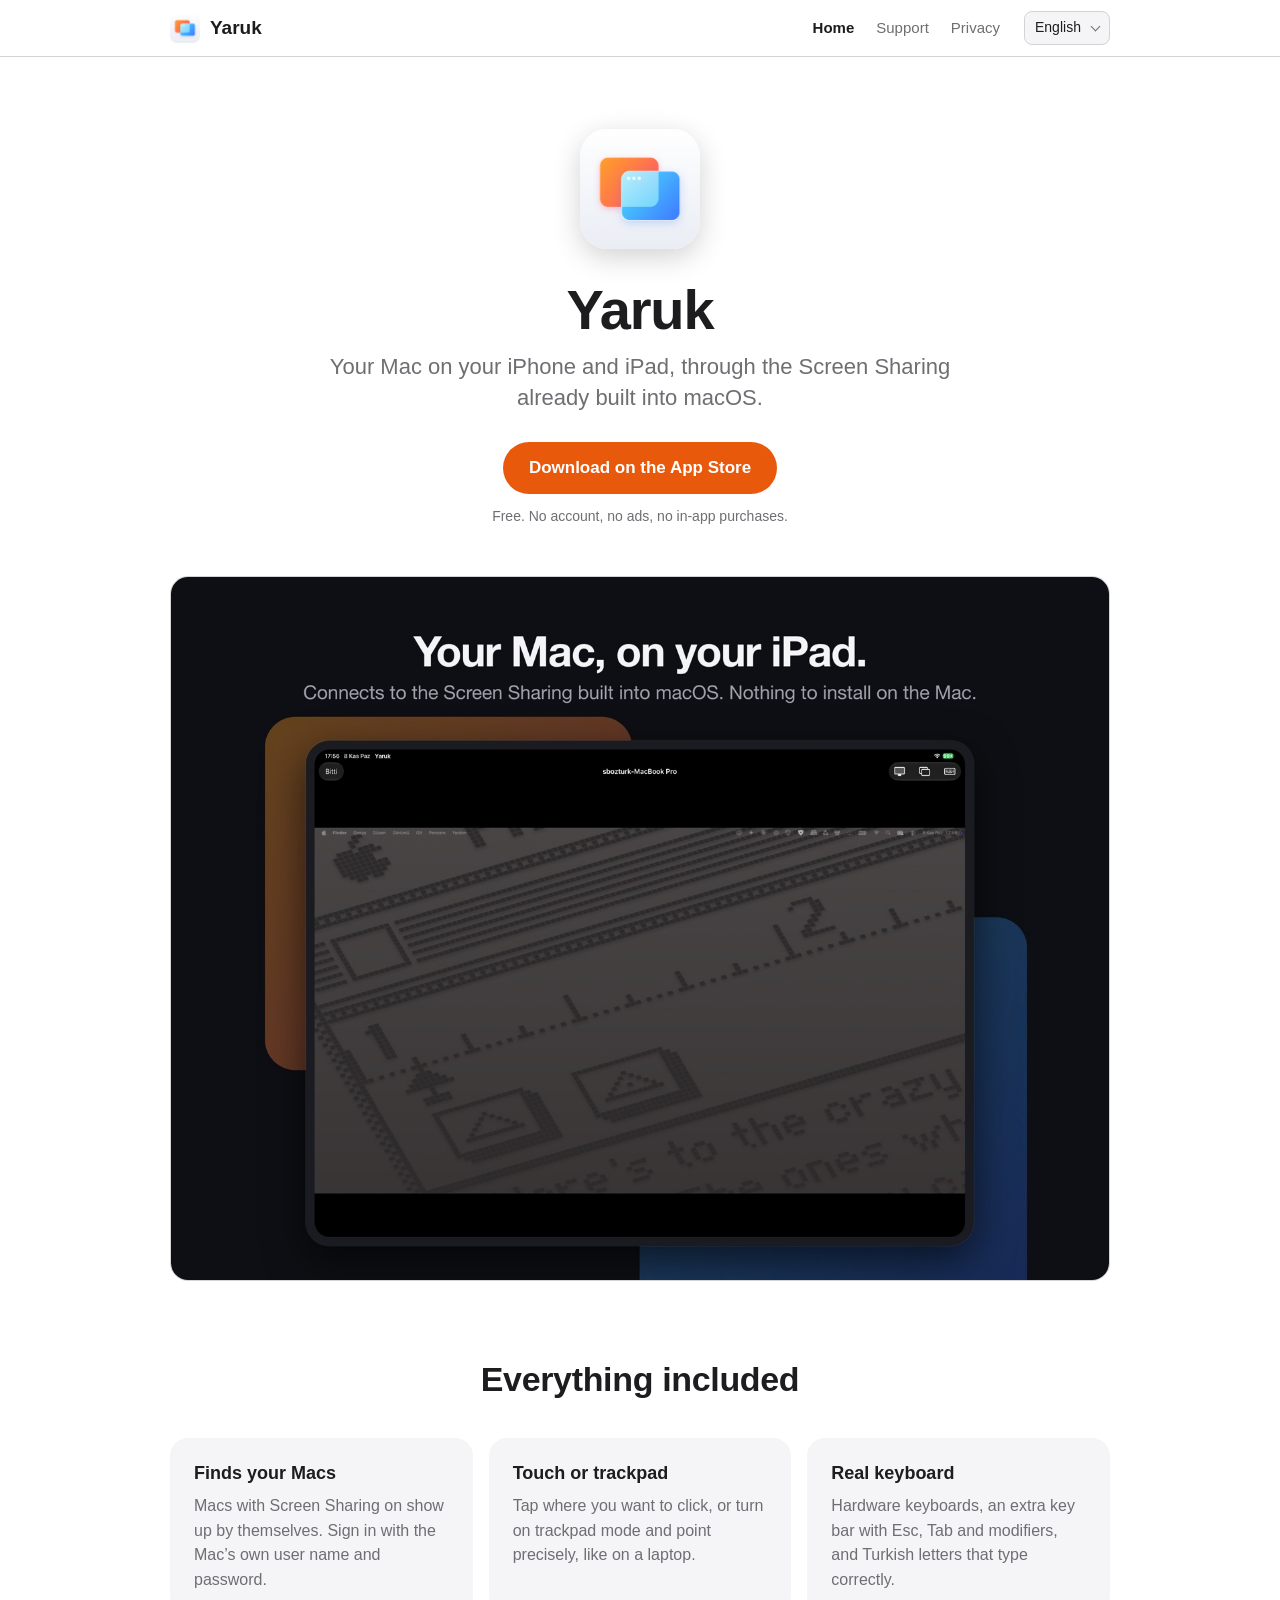
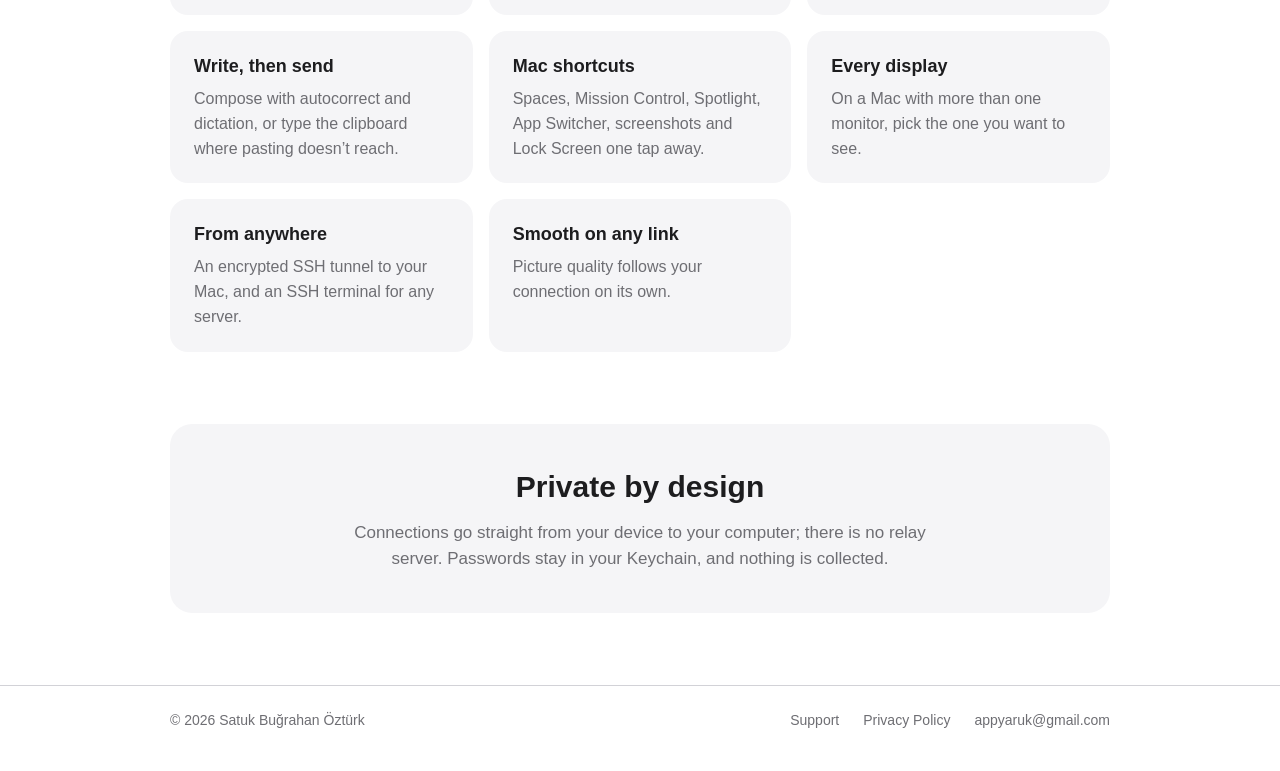
<file: yaruk/index.html>
<!doctype html>
<html lang="en" data-title-tr="Yaruk: iPhone ve iPad için Ekran Paylaşma">
<head>
<meta charset="utf-8">
<meta name="viewport" content="width=device-width, initial-scale=1">
<title>Yaruk: Screen Sharing for iPhone and iPad</title>
<meta name="description" content="Control your Mac from iPhone and iPad with the Screen Sharing built into macOS. Free, private, nothing to install on the Mac.">
<meta name="apple-itunes-app" content="app-id=6831598272">
<link rel="icon" href="img/icon.png">
<link rel="stylesheet" href="site.css?v=3">
<style>html[data-lang="en"] [data-l="tr"], html[data-lang="tr"] [data-l="en"] { display: none !important; }</style>
<script>
(function () {
  var l, h = location.hash.slice(1);
  try { l = localStorage.getItem("lang"); } catch (e) {}
  if (h === "en" || h === "tr") l = h;
  if (l !== "en" && l !== "tr") l = /^tr/i.test(navigator.language || "") ? "tr" : "en";
  document.documentElement.setAttribute("data-lang", l);
  document.documentElement.lang = l;
})();
</script>
</head>
<body>
<header class="site-header">
<div class="wrap">
<a class="brand" href="index.html"><img src="img/icon.png" alt=""><span>Yaruk</span></a>
<nav class="menu">
<a href="index.html" aria-current="page"><span data-l="en">Home</span><span data-l="tr" lang="tr">Ana Sayfa</span></a>
<a href="support.html"><span data-l="en">Support</span><span data-l="tr" lang="tr">Destek</span></a>
<a href="privacy.html"><span data-l="en">Privacy</span><span data-l="tr" lang="tr">Gizlilik</span></a>
</nav>
<label class="lang">
<select aria-label="Language / Dil">
<option value="en">English</option>
<option value="tr">Türkçe</option>
</select>
</label>
</div>
</header>

<main class="home">
<div class="wrap">
<section class="hero">
<img class="icon" src="img/icon.png" alt="">
<h1>Yaruk</h1>
<p><span data-l="en">Your Mac on your iPhone and iPad, through the Screen Sharing already built into macOS.</span><span data-l="tr" lang="tr">Mac’iniz iPhone ve iPad’inizde; macOS’un kendi Ekran Paylaşma özelliğiyle.</span></p>
<a class="button" data-l="en" href="https://apps.apple.com/app/id6831598272">Download on the App Store</a>
<a class="button" data-l="tr" lang="tr" href="https://apps.apple.com/tr/app/id6831598272">App Store’dan İndirin</a>
<span class="note"><span data-l="en">Free. No account, no ads, no in-app purchases.</span><span data-l="tr" lang="tr">Ücretsiz. Hesap yok, reklam yok, uygulama içi satın alma yok.</span></span>
</section>
<img class="shot" data-l="en" src="img/ipad-en.jpg" alt="Yaruk showing a Mac desktop on an iPad">
<img class="shot" data-l="tr" src="img/ipad-tr.jpg" alt="iPad’de Mac masaüstünü gösteren Yaruk">
<h2 class="section-title"><span data-l="en">Everything included</span><span data-l="tr" lang="tr">Her şey dahil</span></h2>
<div class="features" data-l="en">
<div class="feature"><h3>Finds your Macs</h3><p>Macs with Screen Sharing on show up by themselves. Sign in with the Mac’s own user name and password.</p></div>
<div class="feature"><h3>Touch or trackpad</h3><p>Tap where you want to click, or turn on trackpad mode and point precisely, like on a laptop.</p></div>
<div class="feature"><h3>Real keyboard</h3><p>Hardware keyboards, an extra key bar with Esc, Tab and modifiers, and Turkish letters that type correctly.</p></div>
<div class="feature"><h3>Write, then send</h3><p>Compose with autocorrect and dictation, or type the clipboard where pasting doesn’t reach.</p></div>
<div class="feature"><h3>Mac shortcuts</h3><p>Spaces, Mission Control, Spotlight, App Switcher, screenshots and Lock Screen one tap away.</p></div>
<div class="feature"><h3>Every display</h3><p>On a Mac with more than one monitor, pick the one you want to see.</p></div>
<div class="feature"><h3>From anywhere</h3><p>An encrypted SSH tunnel to your Mac, and an SSH terminal for any server.</p></div>
<div class="feature"><h3>Smooth on any link</h3><p>Picture quality follows your connection on its own.</p></div>
</div>
<div class="features" data-l="tr" lang="tr">
<div class="feature"><h3>Mac’lerinizi bulur</h3><p>Ekran Paylaşma açık Mac’ler kendiliğinden görünür. Mac’in kendi kullanıcı adı ve parolasıyla girersiniz.</p></div>
<div class="feature"><h3>Dokunmatik ya da trackpad</h3><p>Tıklamak istediğiniz yere dokunun ya da trackpad modunu açıp dizüstündeki gibi hassasça yönetin.</p></div>
<div class="feature"><h3>Gerçek klavye</h3><p>Donanım klavyesi, Esc, Tab ve değiştirici tuşlu ek tuş çubuğu; Türkçe karakterler doğru yazılır.</p></div>
<div class="feature"><h3>Yaz, sonra gönder</h3><p>Otomatik düzeltme ve sesle yazmayla yazın ya da panoyu yapıştırmanın çalışmadığı yere yazdırın.</p></div>
<div class="feature"><h3>Mac kısayolları</h3><p>Masaüstleri, Görev Denetimi, Spotlight, uygulama değiştirme, ekran görüntüsü ve ekran kilidi tek dokunuşta.</p></div>
<div class="feature"><h3>Her ekran</h3><p>Birden fazla monitörü olan Mac’te görmek istediğiniz ekranı seçin.</p></div>
<div class="feature"><h3>Her yerden</h3><p>Mac’inize şifreli SSH tüneli, her sunucu için SSH terminali.</p></div>
<div class="feature"><h3>Her bağlantıda akıcı</h3><p>Görüntü kalitesi bağlantınıza göre kendiliğinden ayarlanır.</p></div>
</div>
<section class="privacy-band">
<h2><span data-l="en">Private by design</span><span data-l="tr" lang="tr">Gizlilik öncelikli</span></h2>
<p><span data-l="en">Connections go straight from your device to your computer; there is no relay server. Passwords stay in your Keychain, and nothing is collected.</span><span data-l="tr" lang="tr">Bağlantılar doğrudan aygıtınızdan bilgisayarınıza gider; aracı sunucu yoktur. Parolalar Anahtar Zinciri’nde kalır, hiçbir veri toplanmaz.</span></p>
</section>
</div>
</main>

<footer class="site-footer">
<div class="wrap">
<span class="copy">© 2026 Satuk Buğrahan Öztürk</span>
<a href="support.html"><span data-l="en">Support</span><span data-l="tr" lang="tr">Destek</span></a>
<a href="privacy.html"><span data-l="en">Privacy Policy</span><span data-l="tr" lang="tr">Gizlilik Politikası</span></a>
<a href="mailto:appyaruk@gmail.com">appyaruk@gmail.com</a>
</div>
</footer>
<script>
(function () {
  var root = document.documentElement, select = document.querySelector(".lang select"),
      titles = { en: document.title, tr: root.getAttribute("data-title-tr") };
  function set(l) {
    root.setAttribute("data-lang", l);
    root.lang = l;
    document.title = titles[l];
    select.value = l;
    try { localStorage.setItem("lang", l); } catch (e) {}
  }
  select.addEventListener("change", function () { set(select.value); });
  set(root.getAttribute("data-lang"));
})();
</script>
</body>
</html>
</file>
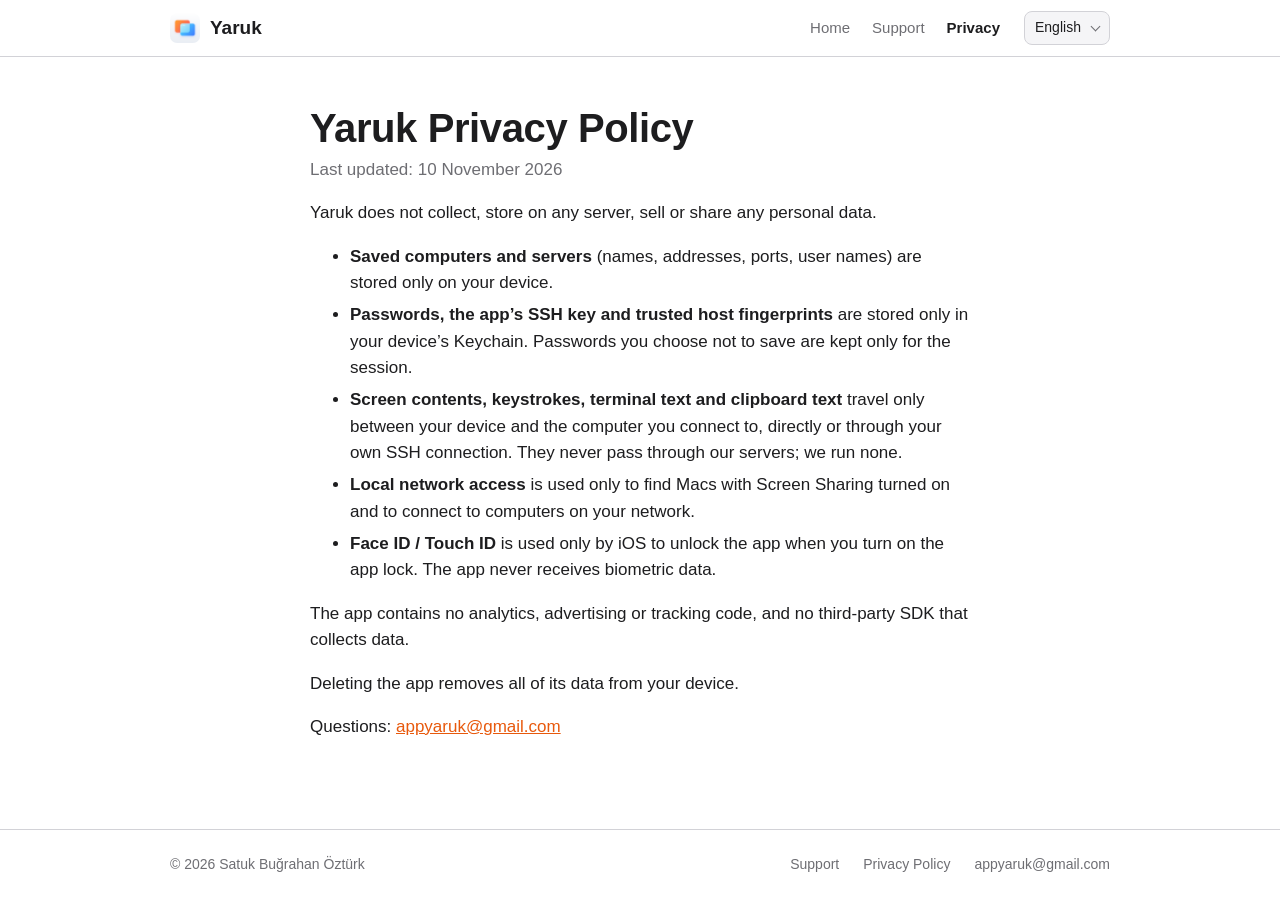
<file: farpane/privacy.html>
<!doctype html>
<html lang="en">
<head>
<meta charset="utf-8">
<title>Yaruk</title>
<link rel="canonical" href="https://sbozturk.com/yaruk/privacy.html">
<meta http-equiv="refresh" content="0; url=../yaruk/privacy.html">
<script>location.replace("../yaruk/privacy.html" + location.hash)</script>
</head>
<body><p>Farpane is now Yaruk: <a href="../yaruk/privacy.html">sbozturk.com/yaruk/privacy.html</a></p></body>
</html>
</file>
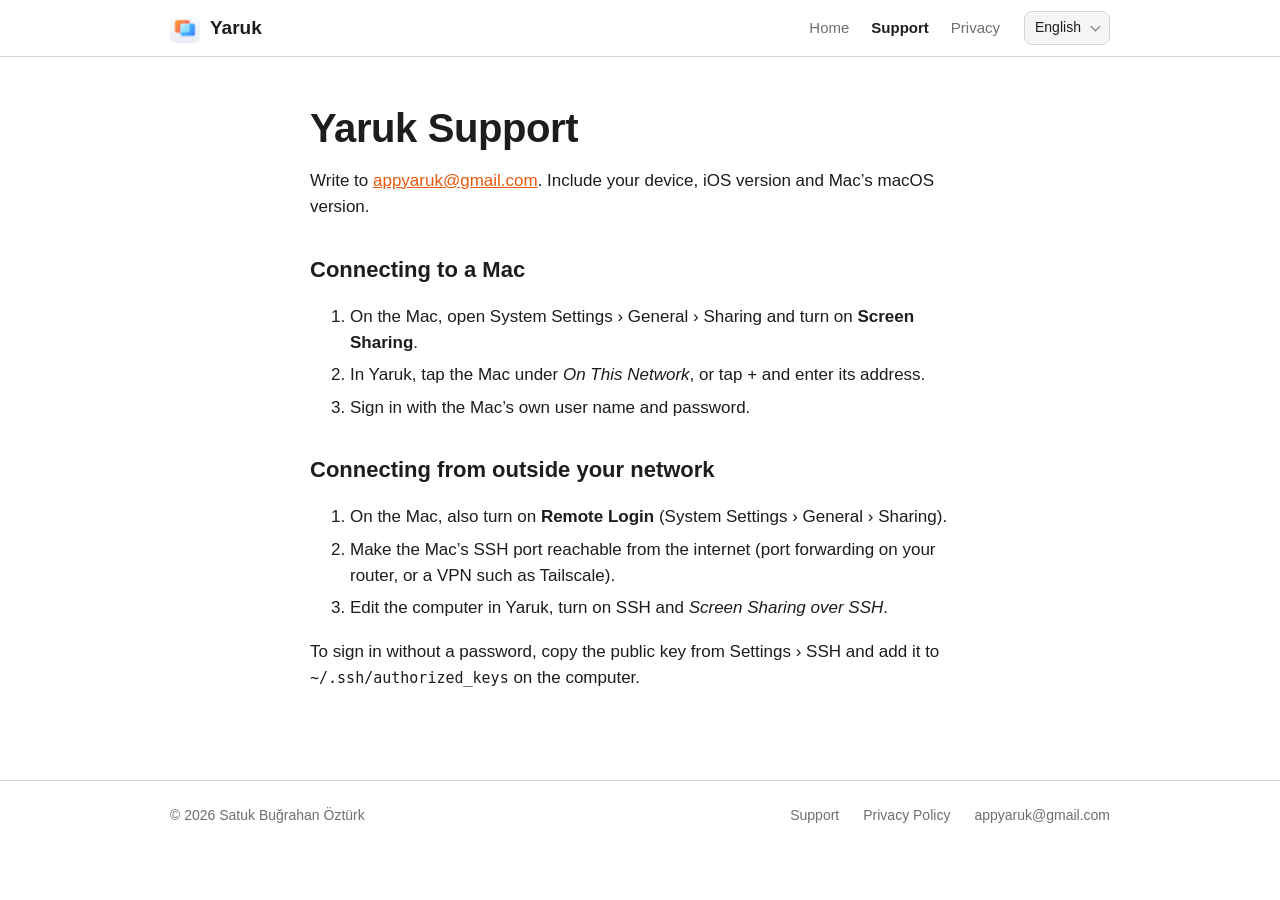
<file: farpane/support.html>
<!doctype html>
<html lang="en">
<head>
<meta charset="utf-8">
<title>Yaruk</title>
<link rel="canonical" href="https://sbozturk.com/yaruk/support.html">
<meta http-equiv="refresh" content="0; url=../yaruk/support.html">
<script>location.replace("../yaruk/support.html" + location.hash)</script>
</head>
<body><p>Farpane is now Yaruk: <a href="../yaruk/support.html">sbozturk.com/yaruk/support.html</a></p></body>
</html>
</file>
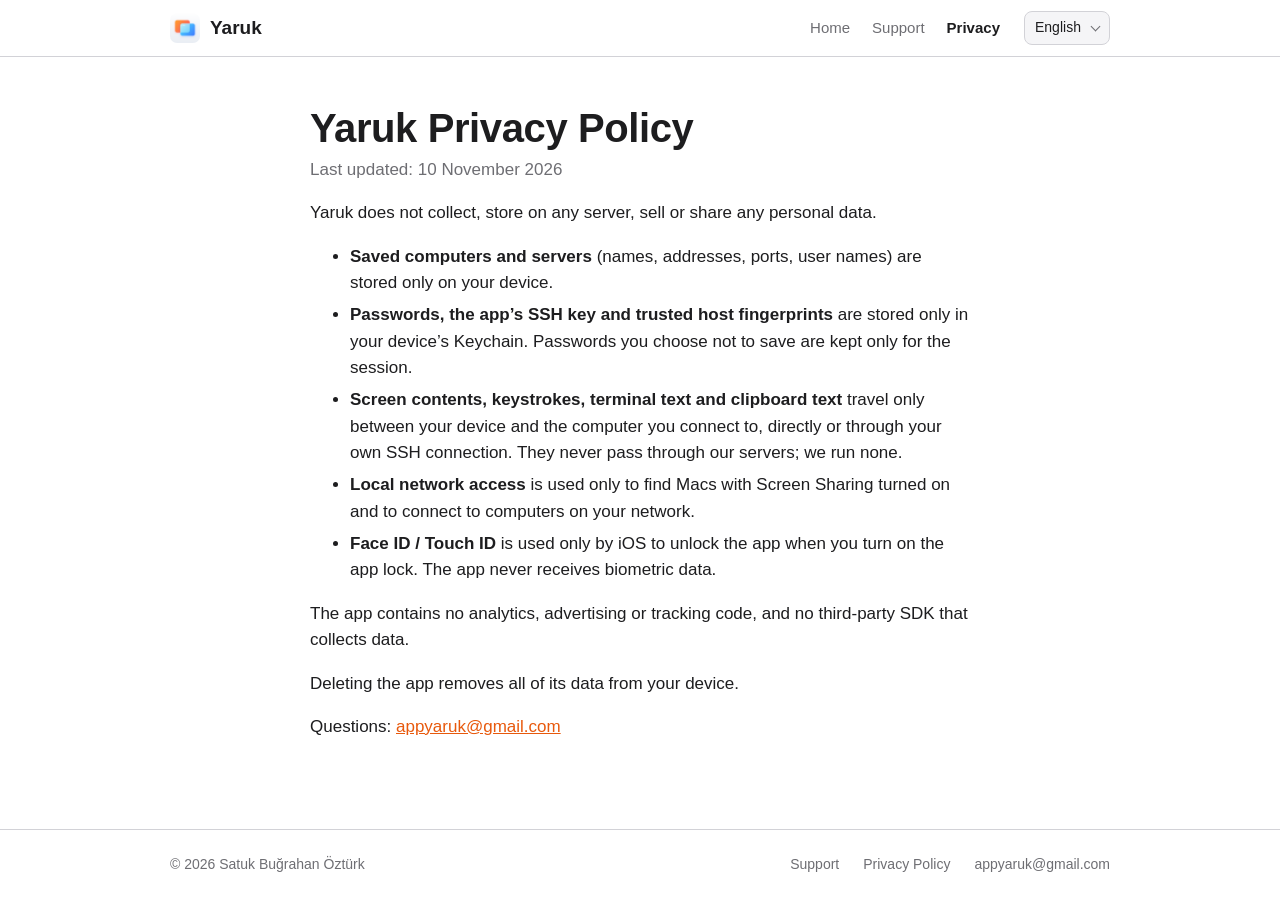
<file: yaruk/privacy.html>
<!doctype html>
<html lang="en" data-title-tr="Yaruk Gizlilik Politikası">
<head>
<meta charset="utf-8">
<meta name="viewport" content="width=device-width, initial-scale=1">
<title>Yaruk Privacy Policy</title>
<meta name="description" content="Yaruk collects no data.">
<meta name="apple-itunes-app" content="app-id=6831598272">
<link rel="icon" href="img/icon.png">
<link rel="stylesheet" href="site.css?v=3">
<style>html[data-lang="en"] [data-l="tr"], html[data-lang="tr"] [data-l="en"] { display: none !important; }</style>
<script>
(function () {
  var l, h = location.hash.slice(1);
  try { l = localStorage.getItem("lang"); } catch (e) {}
  if (h === "en" || h === "tr") l = h;
  if (l !== "en" && l !== "tr") l = /^tr/i.test(navigator.language || "") ? "tr" : "en";
  document.documentElement.setAttribute("data-lang", l);
  document.documentElement.lang = l;
})();
</script>
</head>
<body>
<header class="site-header">
<div class="wrap">
<a class="brand" href="index.html"><img src="img/icon.png" alt=""><span>Yaruk</span></a>
<nav class="menu">
<a href="index.html"><span data-l="en">Home</span><span data-l="tr" lang="tr">Ana Sayfa</span></a>
<a href="support.html"><span data-l="en">Support</span><span data-l="tr" lang="tr">Destek</span></a>
<a href="privacy.html" aria-current="page"><span data-l="en">Privacy</span><span data-l="tr" lang="tr">Gizlilik</span></a>
</nav>
<label class="lang">
<select aria-label="Language / Dil">
<option value="en">English</option>
<option value="tr">Türkçe</option>
</select>
</label>
</div>
</header>

<main class="text">
<div class="wrap doc">
<article data-l="en">
<h1>Yaruk Privacy Policy</h1>
<p class="date">Last updated: 10 November 2026</p>
<p>Yaruk does not collect, store on any server, sell or share any personal data.</p>
<ul>
<li><strong>Saved computers and servers</strong> (names, addresses, ports, user names) are stored only on your device.</li>
<li><strong>Passwords, the app’s SSH key and trusted host fingerprints</strong> are stored only in your device’s Keychain. Passwords you choose not to save are kept only for the session.</li>
<li><strong>Screen contents, keystrokes, terminal text and clipboard text</strong> travel only between your device and the computer you connect to, directly or through your own SSH connection. They never pass through our servers; we run none.</li>
<li><strong>Local network access</strong> is used only to find Macs with Screen Sharing turned on and to connect to computers on your network.</li>
<li><strong>Face ID / Touch ID</strong> is used only by iOS to unlock the app when you turn on the app lock. The app never receives biometric data.</li>
</ul>
<p>The app contains no analytics, advertising or tracking code, and no third-party SDK that collects data.</p>
<p>Deleting the app removes all of its data from your device.</p>
<p>Questions: <a href="mailto:appyaruk@gmail.com">appyaruk@gmail.com</a></p>
</article>
<article lang="tr" data-l="tr">
<h1>Yaruk Gizlilik Politikası</h1>
<p class="date">Son güncelleme: 10 Kasım 2026</p>
<p>Yaruk hiçbir kişisel veriyi toplamaz, bir sunucuda saklamaz, satmaz ya da paylaşmaz.</p>
<ul>
<li><strong>Kayıtlı bilgisayarlar ve sunucular</strong> (adlar, adresler, portlar, kullanıcı adları) yalnızca aygıtınızda saklanır.</li>
<li><strong>Parolalar, uygulamanın SSH anahtarı ve güvenilen sunucu parmak izleri</strong> yalnızca aygıtınızın Anahtar Zinciri’nde saklanır. Kaydetmemeyi seçtiğiniz parolalar yalnızca oturum boyunca tutulur.</li>
<li><strong>Ekran içeriği, tuş vuruşları, terminal metni ve pano metni</strong> yalnızca aygıtınızla bağlandığınız bilgisayar arasında, doğrudan ya da kendi SSH bağlantınız üzerinden gider. Sunucularımızdan geçmez; sunucumuz yoktur.</li>
<li><strong>Yerel ağ erişimi</strong> yalnızca Ekran Paylaşma açık Mac’leri bulmak ve ağınızdaki bilgisayarlara bağlanmak için kullanılır.</li>
<li><strong>Face ID / Touch ID</strong>, uygulama kilidini açtığınızda yalnızca iOS tarafından kilidi açmak için kullanılır. Uygulama biyometrik veri almaz.</li>
</ul>
<p>Uygulamada analiz, reklam ya da izleme kodu ve veri toplayan üçüncü taraf SDK yoktur.</p>
<p>Uygulamayı silmek tüm verilerini aygıtınızdan kaldırır.</p>
<p>Sorular: <a href="mailto:appyaruk@gmail.com">appyaruk@gmail.com</a></p>
</article>
</div>
</main>

<footer class="site-footer">
<div class="wrap">
<span class="copy">© 2026 Satuk Buğrahan Öztürk</span>
<a href="support.html"><span data-l="en">Support</span><span data-l="tr" lang="tr">Destek</span></a>
<a href="privacy.html"><span data-l="en">Privacy Policy</span><span data-l="tr" lang="tr">Gizlilik Politikası</span></a>
<a href="mailto:appyaruk@gmail.com">appyaruk@gmail.com</a>
</div>
</footer>
<script>
(function () {
  var root = document.documentElement, select = document.querySelector(".lang select"),
      titles = { en: document.title, tr: root.getAttribute("data-title-tr") };
  function set(l) {
    root.setAttribute("data-lang", l);
    root.lang = l;
    document.title = titles[l];
    select.value = l;
    try { localStorage.setItem("lang", l); } catch (e) {}
  }
  select.addEventListener("change", function () { set(select.value); });
  set(root.getAttribute("data-lang"));
})();
</script>
</body>
</html>
</file>
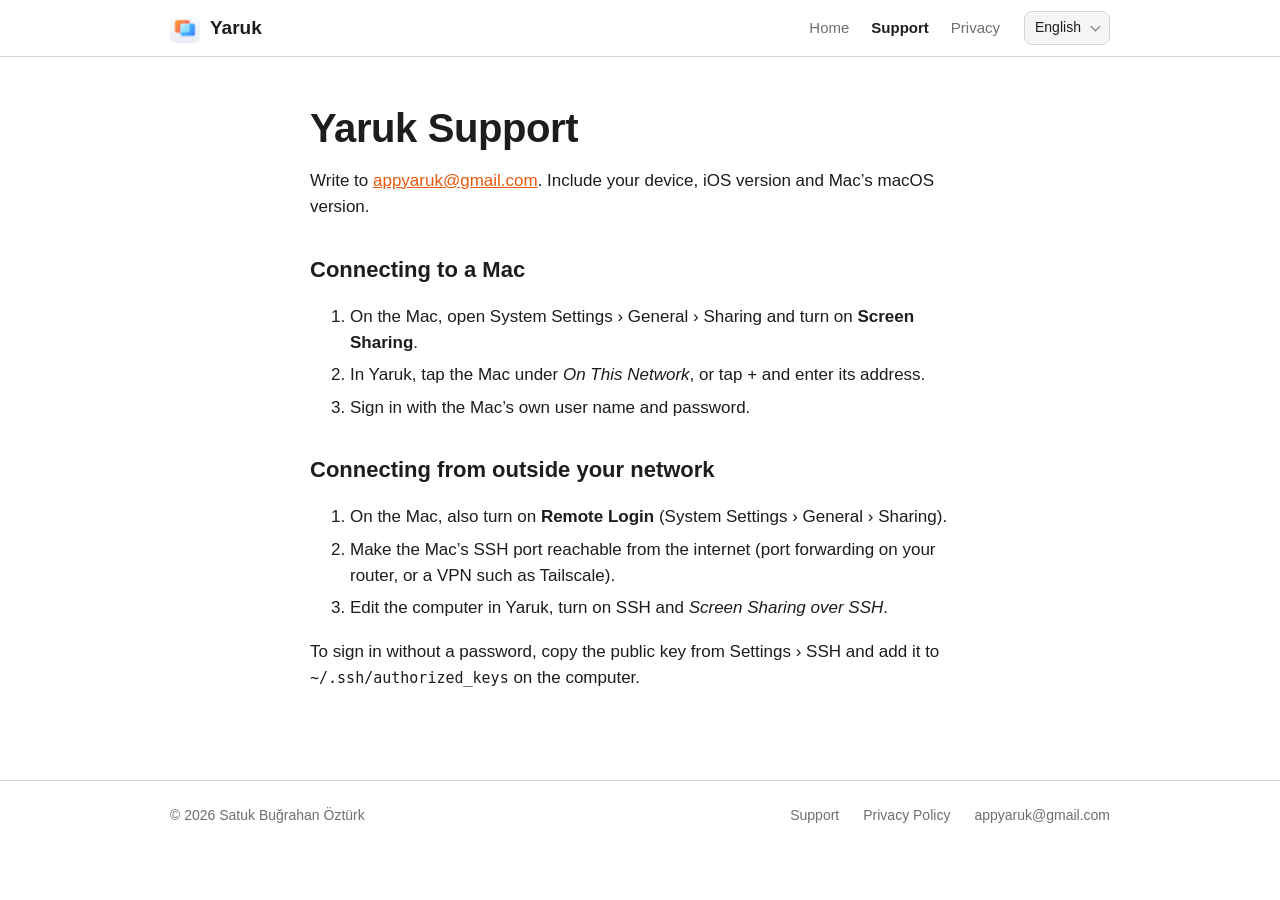
<file: yaruk/support.html>
<!doctype html>
<html lang="en" data-title-tr="Yaruk Destek">
<head>
<meta charset="utf-8">
<meta name="viewport" content="width=device-width, initial-scale=1">
<title>Yaruk Support</title>
<meta name="description" content="Help with connecting Yaruk to your Mac.">
<meta name="apple-itunes-app" content="app-id=6831598272">
<link rel="icon" href="img/icon.png">
<link rel="stylesheet" href="site.css?v=3">
<style>html[data-lang="en"] [data-l="tr"], html[data-lang="tr"] [data-l="en"] { display: none !important; }</style>
<script>
(function () {
  var l, h = location.hash.slice(1);
  try { l = localStorage.getItem("lang"); } catch (e) {}
  if (h === "en" || h === "tr") l = h;
  if (l !== "en" && l !== "tr") l = /^tr/i.test(navigator.language || "") ? "tr" : "en";
  document.documentElement.setAttribute("data-lang", l);
  document.documentElement.lang = l;
})();
</script>
</head>
<body>
<header class="site-header">
<div class="wrap">
<a class="brand" href="index.html"><img src="img/icon.png" alt=""><span>Yaruk</span></a>
<nav class="menu">
<a href="index.html"><span data-l="en">Home</span><span data-l="tr" lang="tr">Ana Sayfa</span></a>
<a href="support.html" aria-current="page"><span data-l="en">Support</span><span data-l="tr" lang="tr">Destek</span></a>
<a href="privacy.html"><span data-l="en">Privacy</span><span data-l="tr" lang="tr">Gizlilik</span></a>
</nav>
<label class="lang">
<select aria-label="Language / Dil">
<option value="en">English</option>
<option value="tr">Türkçe</option>
</select>
</label>
</div>
</header>

<main class="text">
<div class="wrap doc">
<article data-l="en">
<h1>Yaruk Support</h1>
<p>Write to <a href="mailto:appyaruk@gmail.com">appyaruk@gmail.com</a>. Include your device, iOS version and Mac’s macOS version.</p>

<h2>Connecting to a Mac</h2>
<ol>
<li>On the Mac, open System Settings › General › Sharing and turn on <strong>Screen Sharing</strong>.</li>
<li>In Yaruk, tap the Mac under <em>On This Network</em>, or tap + and enter its address.</li>
<li>Sign in with the Mac’s own user name and password.</li>
</ol>

<h2>Connecting from outside your network</h2>
<ol>
<li>On the Mac, also turn on <strong>Remote Login</strong> (System Settings › General › Sharing).</li>
<li>Make the Mac’s SSH port reachable from the internet (port forwarding on your router, or a VPN such as Tailscale).</li>
<li>Edit the computer in Yaruk, turn on SSH and <em>Screen Sharing over SSH</em>.</li>
</ol>
<p>To sign in without a password, copy the public key from Settings › SSH and add it to <code>~/.ssh/authorized_keys</code> on the computer.</p>
</article>
<article lang="tr" data-l="tr">
<h1>Yaruk Destek</h1>
<p><a href="mailto:appyaruk@gmail.com">appyaruk@gmail.com</a> adresine yazın. Aygıtınızı, iOS sürümünü ve Mac’in macOS sürümünü ekleyin.</p>

<h2>Mac’e bağlanma</h2>
<ol>
<li>Mac’te Sistem Ayarları › Genel › Paylaşma’yı açıp <strong>Ekran Paylaşma</strong>’yı açın.</li>
<li>Yaruk’ta Mac’e <em>Bu Ağda</em> bölümünden dokunun ya da + ile adresini girin.</li>
<li>Mac’in kendi kullanıcı adı ve parolasıyla giriş yapın.</li>
</ol>

<h2>Ağ dışından bağlanma</h2>
<ol>
<li>Mac’te ayrıca <strong>Uzaktan Giriş</strong>’i açın (Sistem Ayarları › Genel › Paylaşma).</li>
<li>Mac’in SSH portunu internetten erişilebilir yapın (modemde port yönlendirme ya da Tailscale gibi bir VPN).</li>
<li>Yaruk’ta bilgisayarı düzenleyip SSH’yi ve <em>Ekran Paylaşımı SSH Üzerinden</em> seçeneğini açın.</li>
</ol>
<p>Parolasız giriş için Ayarlar › SSH’den genel anahtarı kopyalayıp bilgisayardaki <code>~/.ssh/authorized_keys</code> dosyasına ekleyin.</p>
</article>
</div>
</main>

<footer class="site-footer">
<div class="wrap">
<span class="copy">© 2026 Satuk Buğrahan Öztürk</span>
<a href="support.html"><span data-l="en">Support</span><span data-l="tr" lang="tr">Destek</span></a>
<a href="privacy.html"><span data-l="en">Privacy Policy</span><span data-l="tr" lang="tr">Gizlilik Politikası</span></a>
<a href="mailto:appyaruk@gmail.com">appyaruk@gmail.com</a>
</div>
</footer>
<script>
(function () {
  var root = document.documentElement, select = document.querySelector(".lang select"),
      titles = { en: document.title, tr: root.getAttribute("data-title-tr") };
  function set(l) {
    root.setAttribute("data-lang", l);
    root.lang = l;
    document.title = titles[l];
    select.value = l;
    try { localStorage.setItem("lang", l); } catch (e) {}
  }
  select.addEventListener("change", function () { set(select.value); });
  set(root.getAttribute("data-lang"));
})();
</script>
</body>
</html>
</file>
<file: yaruk/site.css>
:root {
  color-scheme: light dark;
  --bg: #ffffff; --bg-soft: #f5f5f7; --fg: #1d1d1f; --muted: #6e6e73;
  --accent: #e8590c; --accent-fg: #ffffff; --line: #d2d2d7; --bar: rgb(255 255 255 / 0.8);
}
@media (prefers-color-scheme: dark) {
  :root { --bg: #000000; --bg-soft: #161617; --fg: #f5f5f7; --muted: #a1a1a6;
          --accent: #ff8a3d; --accent-fg: #000000; --line: #38383a; --bar: rgb(0 0 0 / 0.75); }
}

/* One language at a time; both show only if scripts are off. */
html[data-lang="en"] [data-l="tr"], html[data-lang="tr"] [data-l="en"] { display: none !important; }

* { box-sizing: border-box; }
body { margin: 0; background: var(--bg); color: var(--fg);
       font: 17px/1.55 -apple-system, BlinkMacSystemFont, "Helvetica Neue", sans-serif;
       -webkit-font-smoothing: antialiased; }
a { color: var(--accent); }
.wrap { max-width: 980px; margin: 0 auto; padding: 0 20px; }

/* Header */
.site-header { position: sticky; top: 0; z-index: 10; background: var(--bar);
               backdrop-filter: saturate(180%) blur(20px); -webkit-backdrop-filter: saturate(180%) blur(20px);
               border-bottom: 1px solid var(--line); }
.site-header .wrap { display: flex; align-items: center; gap: 24px; height: 56px; }
.brand { display: flex; align-items: center; gap: 10px; color: var(--fg); text-decoration: none; font-weight: 700; font-size: 19px; }
.brand img { width: 30px; height: 30px; border-radius: 7px; }
.menu { display: flex; gap: 22px; margin-left: auto; }
.menu a { color: var(--muted); text-decoration: none; font-size: 15px; }
.menu a:hover, .menu a[aria-current="page"] { color: var(--fg); }
.menu a[aria-current="page"] { font-weight: 600; }
.lang { display: none; position: relative; }
html[data-lang] .lang { display: block; }
.lang select { appearance: none; -webkit-appearance: none; font: inherit; font-size: 14px; color: var(--fg);
               background: var(--bg-soft); border: 1px solid var(--line); border-radius: 8px;
               padding: 5px 28px 5px 10px; cursor: pointer; }
.lang::after { content: ""; position: absolute; right: 11px; top: 50%; width: 6px; height: 6px; margin-top: -5px;
               border: solid var(--muted); border-width: 0 1.5px 1.5px 0; transform: rotate(45deg); pointer-events: none; }

/* Home */
.hero { text-align: center; padding: 72px 0 40px; }
.hero .icon { width: 120px; height: 120px; border-radius: 27px; box-shadow: 0 8px 28px rgb(0 0 0 / 0.18); }
.hero h1 { font-size: 56px; line-height: 1.05; letter-spacing: -0.02em; margin: 24px 0 12px; }
.hero p { font-size: 22px; line-height: 1.4; color: var(--muted); max-width: 640px; margin: 0 auto 28px; }
.button { display: inline-block; padding: 13px 26px; border-radius: 980px; background: var(--accent); color: var(--accent-fg);
          font-weight: 600; text-decoration: none; }
.button:hover { filter: brightness(1.08); }
.note { display: block; margin-top: 12px; font-size: 14px; color: var(--muted); }
.shot { display: block; width: 100%; height: auto; border-radius: 18px; border: 1px solid var(--line); margin: 8px 0 72px; }
.section-title { font-size: 34px; letter-spacing: -0.01em; text-align: center; margin: 0 0 32px; }
.features { display: grid; grid-template-columns: repeat(auto-fit, minmax(260px, 1fr)); gap: 16px; margin-bottom: 72px; }
.feature { background: var(--bg-soft); border-radius: 18px; padding: 22px 24px; }
.feature h3 { font-size: 18px; margin: 0 0 6px; }
.feature p { margin: 0; color: var(--muted); font-size: 16px; }
.privacy-band { background: var(--bg-soft); border-radius: 22px; padding: 40px 32px; text-align: center; margin-bottom: 72px; }
.privacy-band h2 { font-size: 30px; margin: 0 0 10px; }
.privacy-band p { color: var(--muted); max-width: 620px; margin: 0 auto; }

/* Text pages */
.doc { max-width: 700px; padding: 48px 20px 72px; }
.doc h1 { font-size: 40px; line-height: 1.15; letter-spacing: -0.01em; margin: 0 0 6px; }
.doc h2 { font-size: 22px; margin: 32px 0 8px; }
.date { color: var(--muted); margin-top: 0; }
li { margin: 6px 0; }
code { font: 15px ui-monospace, Menlo, monospace; overflow-wrap: anywhere; }

/* Footer */
.site-footer { border-top: 1px solid var(--line); color: var(--muted); font-size: 14px; }
.site-footer .wrap { display: flex; flex-wrap: wrap; gap: 8px 24px; padding-top: 24px; padding-bottom: 40px; }
.site-footer a { color: var(--muted); text-decoration: none; }
.site-footer a:hover { color: var(--fg); }
.site-footer .copy { margin-right: auto; }

@media (max-width: 600px) {
  .site-header .wrap { gap: 14px; }
  .brand span { display: none; }
  .menu { gap: 16px; }
  .hero { padding-top: 48px; }
  .hero h1 { font-size: 40px; }
  .hero p { font-size: 19px; }
  .section-title { font-size: 28px; }
  .doc h1 { font-size: 32px; }
}
</file>
